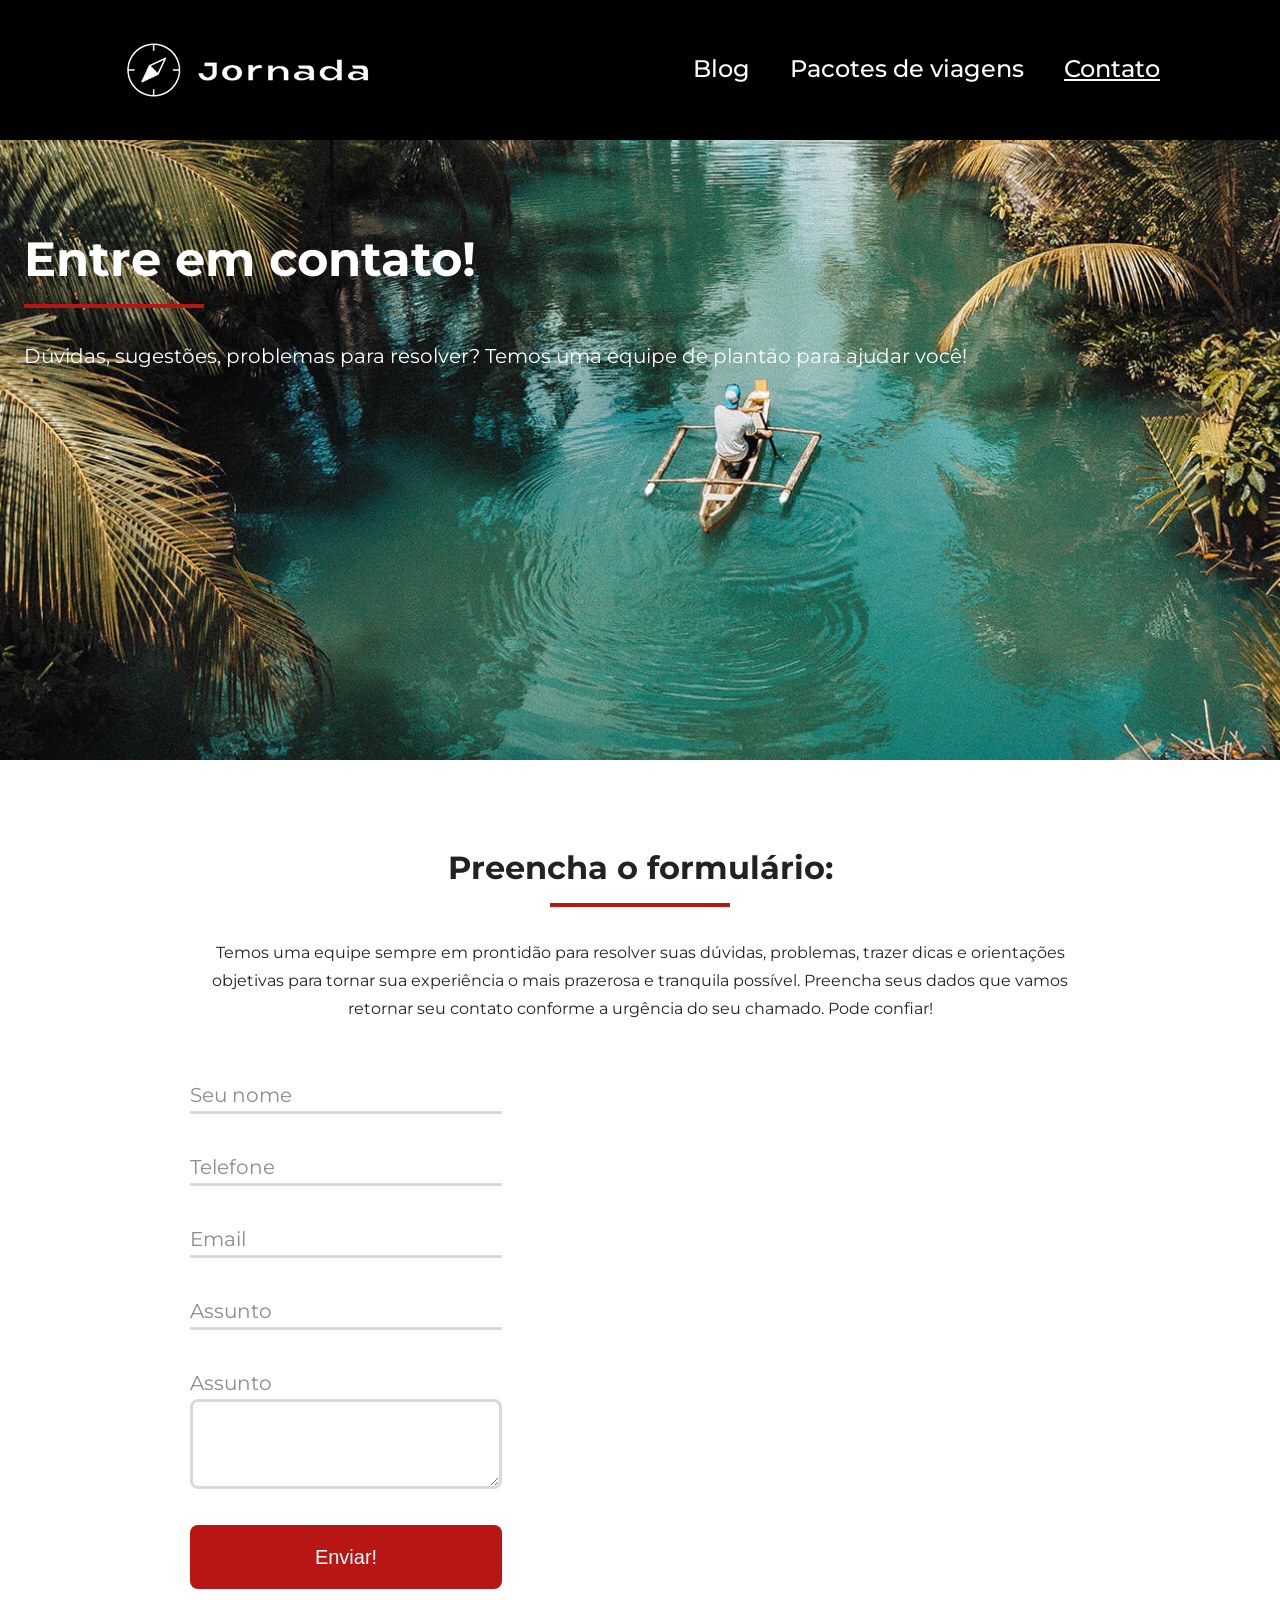
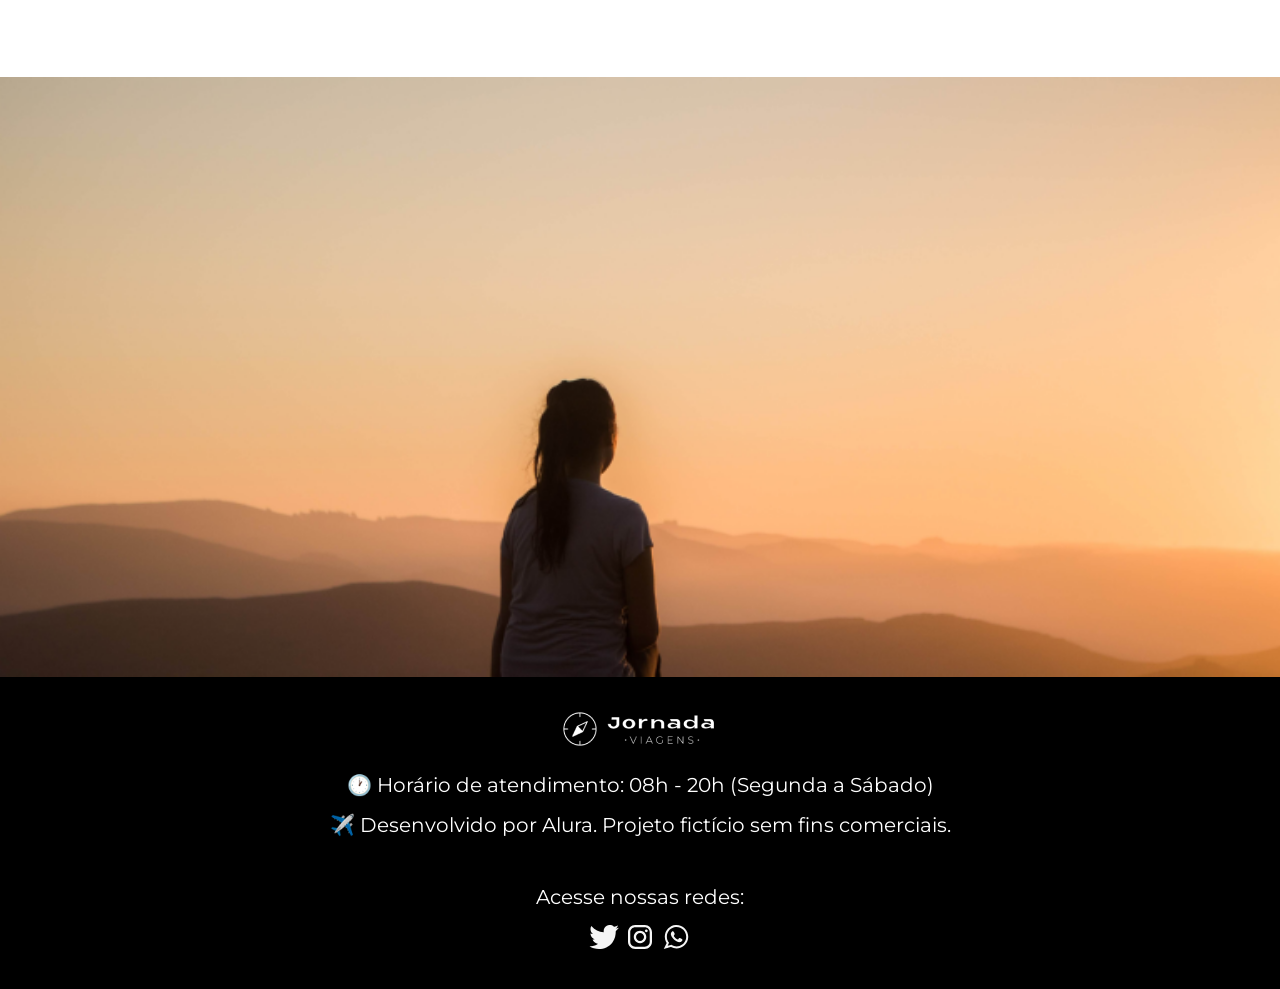
<file: contato.html>
<!doctype html>
<html lang="pt-br">
  <head>
    <meta charset="UTF-8" />
    <meta name="viewport" content="width=device-width, initial-scale=1.0" />
    <meta
      name="description"
      content="Jornada Viagens, uma agência apaixonada por criar viagens inesquecíveis."
    />

    <meta name="og:title" content="Jornada Viagens" />
    <meta
      name="og:description"
      content="Jornada Viagens, uma agência apaixonada por criar viagens inesquecíveis."
    />
    <meta
      name="og:image"
      content="https://glendamello.github.io/jornada-viagens/img/logo-footer.png"
    />
    <meta name="og:type" content="website" />
    <meta
      name="og:url"
      content="https://glendamello.github.io/jornada-viagens"
    />

    <link rel="icon" href="favicon.svg" type="xml/svg" />
    <link rel="stylesheet" href="./css/style.css" />
    <title>Contato</title>
  </head>
  <body>
    <header class="main-header">
      <a class="logo" href="index.html" title="Voltar para a página inicial"
        ><img
          class="img-mobile"
          src="img/bussola-jornada-branca.png"
          alt="Bussola do logo Jornada Viagens na cor branca"
        />
        <img
          class="img-desktop"
          src="img/bussola-texto-jornada-branco.png"
          alt="Logo Jornada Viagens na cor branca"
        />
      </a>
      <div class="navigation-menu">
        <label for="menu">
          <img src="img/menu.png" alt="menu" />
        </label>
        <input type="checkbox" id="menu" hidden />
        <nav>
          <ul class="list-links">
            <li>
              <a href="blog.html" target="_blank" title="Acessar Blog">Blog</a>
            </li>
            <li>
              <a
                href="pacotes.html"
                target="_blank"
                title="Acessar Pacotes de viagem"
                >Pacotes de viagens</a
              >
            </li>
            <li>
              <a
                class="active"
                href="contato.html"
                target="_blank"
                title="Acessar contato"
                >Contato</a
              >
            </li>
          </ul>
        </nav>
      </div>
    </header>
    <section class="contact-travel hero">
      <div class="hero-img">
        <div class="hero-content">
          <h1>Entre em contato!</h1>
          <hr />
          <p>
            Dúvidas, sugestões, problemas para resolver? Temos uma equipe de
            plantão para ajudar você!
          </p>
        </div>
      </div>
    </section>
    <section class="formulario">
      <div class="h2-form section-title">
        <h2>Preencha o formulário:</h2>
        <hr />
      </div>
      <div class="container-form">
        <div class="text-form">
          <p>
            Temos uma equipe sempre em prontidão para resolver suas dúvidas,
            problemas, trazer dicas e orientações objetivas para tornar sua
            experiência o mais prazerosa e tranquila possível. Preencha seus
            dados que vamos retornar seu contato conforme a urgência do seu
            chamado. Pode confiar!
          </p>
        </div>
        <div class="content-form">
          <form action="" method="get">
            <div class="campo-form">
              <label for="name">Seu nome</label><br />
              <input type="text" id="name" name="nome" required />
            </div>
            <div class="campo-form">
              <label for="tel">Telefone</label><br />
              <input type="tel" id="tel" name="telefone" required />
            </div>
            <div class="campo-form">
              <label for="email">Email</label><br />
              <input type="email" id="email" name="email" required />
            </div>
            <div class="campo-form">
              <label for="assunto">Assunto</label><br />
              <input type="text" id="assunto" name="assunto" />
            </div>
            <div class="campo-form">
              <label for="msg">Assunto</label><br />
              <textarea name="mensagem" id="msg"></textarea>
            </div>
            <button class="submit" type="submit">Enviar!</button>
          </form>
        </div>
      </div>
    </section>
    <section class="contact-travel bottom-hero">
      <div class="hero-img"></div>
    </section>
    <footer class="main-footer">
      <div class="footer-content">
        <img src="img/logo-footer.png" alt="Jornada Viagens" />
        <p>
          <span aria-hidden="true">🕐</span>
          Horário de atendimento: 08h - 20h (Segunda a Sábado)
        </p>
        <p>
          <span aria-hidden="true">✈️</span>
          Desenvolvido por Alura. Projeto fictício sem fins comerciais.
        </p>
      </div>
      <div class="footer-social">
        <p>Acesse nossas redes:</p>

        <a
          href="#"
          target="_blank"
          rel="noopener noreferrer"
          aria-label="Acesse o Twitter do Jornada Viagens"
        >
          <img
            src="img/icon-twitter.svg"
            alt="Icone do Twitter na cor branca"
          />
        </a>
        <a
          href="#"
          target="_blank"
          rel="noopener noreferrer"
          aria-label="Acesse o Instagram do Jornada Viagens"
        >
          <img
            src="img/icon-instagram.svg"
            alt="Icone do Instagram na cor branca"
          />
        </a>
        <a
          href="#"
          target="_blank"
          rel="noopener noreferrer"
          aria-label="Entre em contato com o Jornada Viagens pelo WhatsApp"
        >
          <img
            src="img/icon-whatsapp.svg"
            alt="Icone do Whatsapp na cor branca"
          />
        </a>
      </div>
    </footer>
  </body>
</html>
</file>
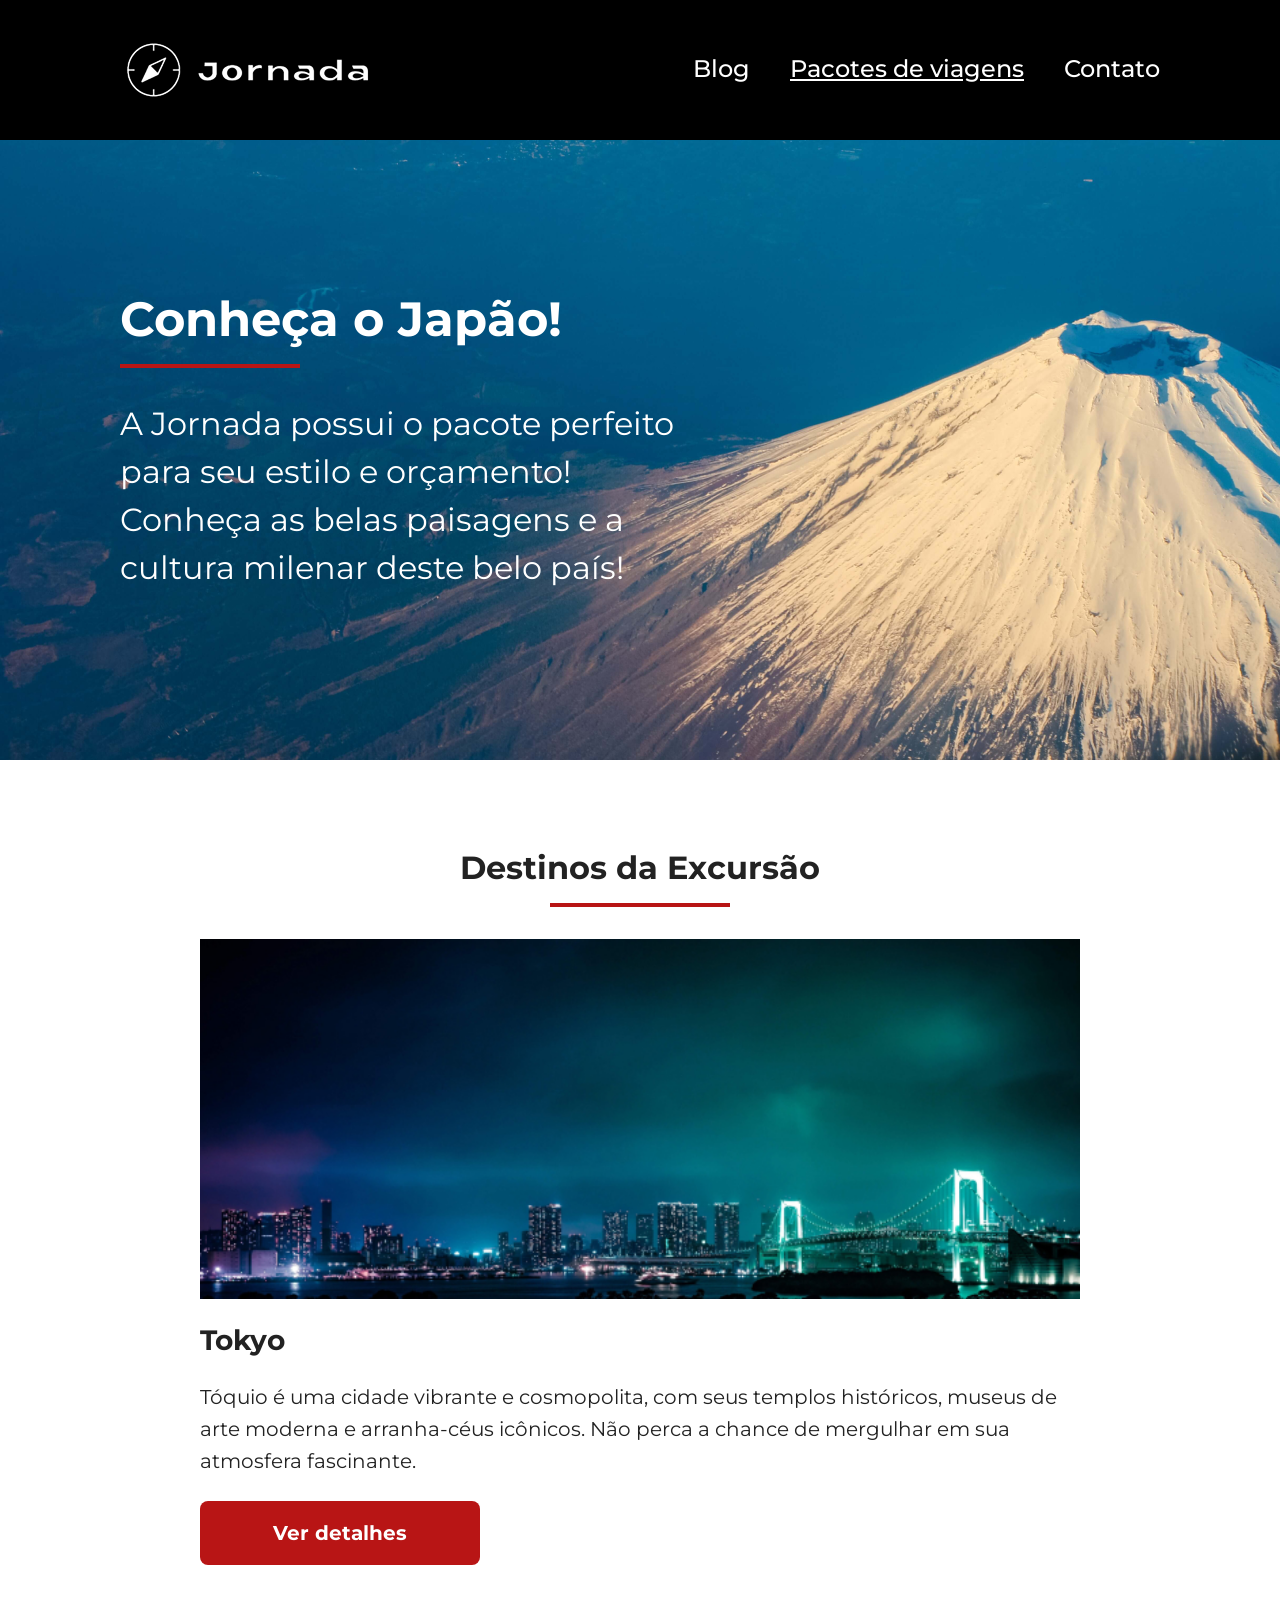
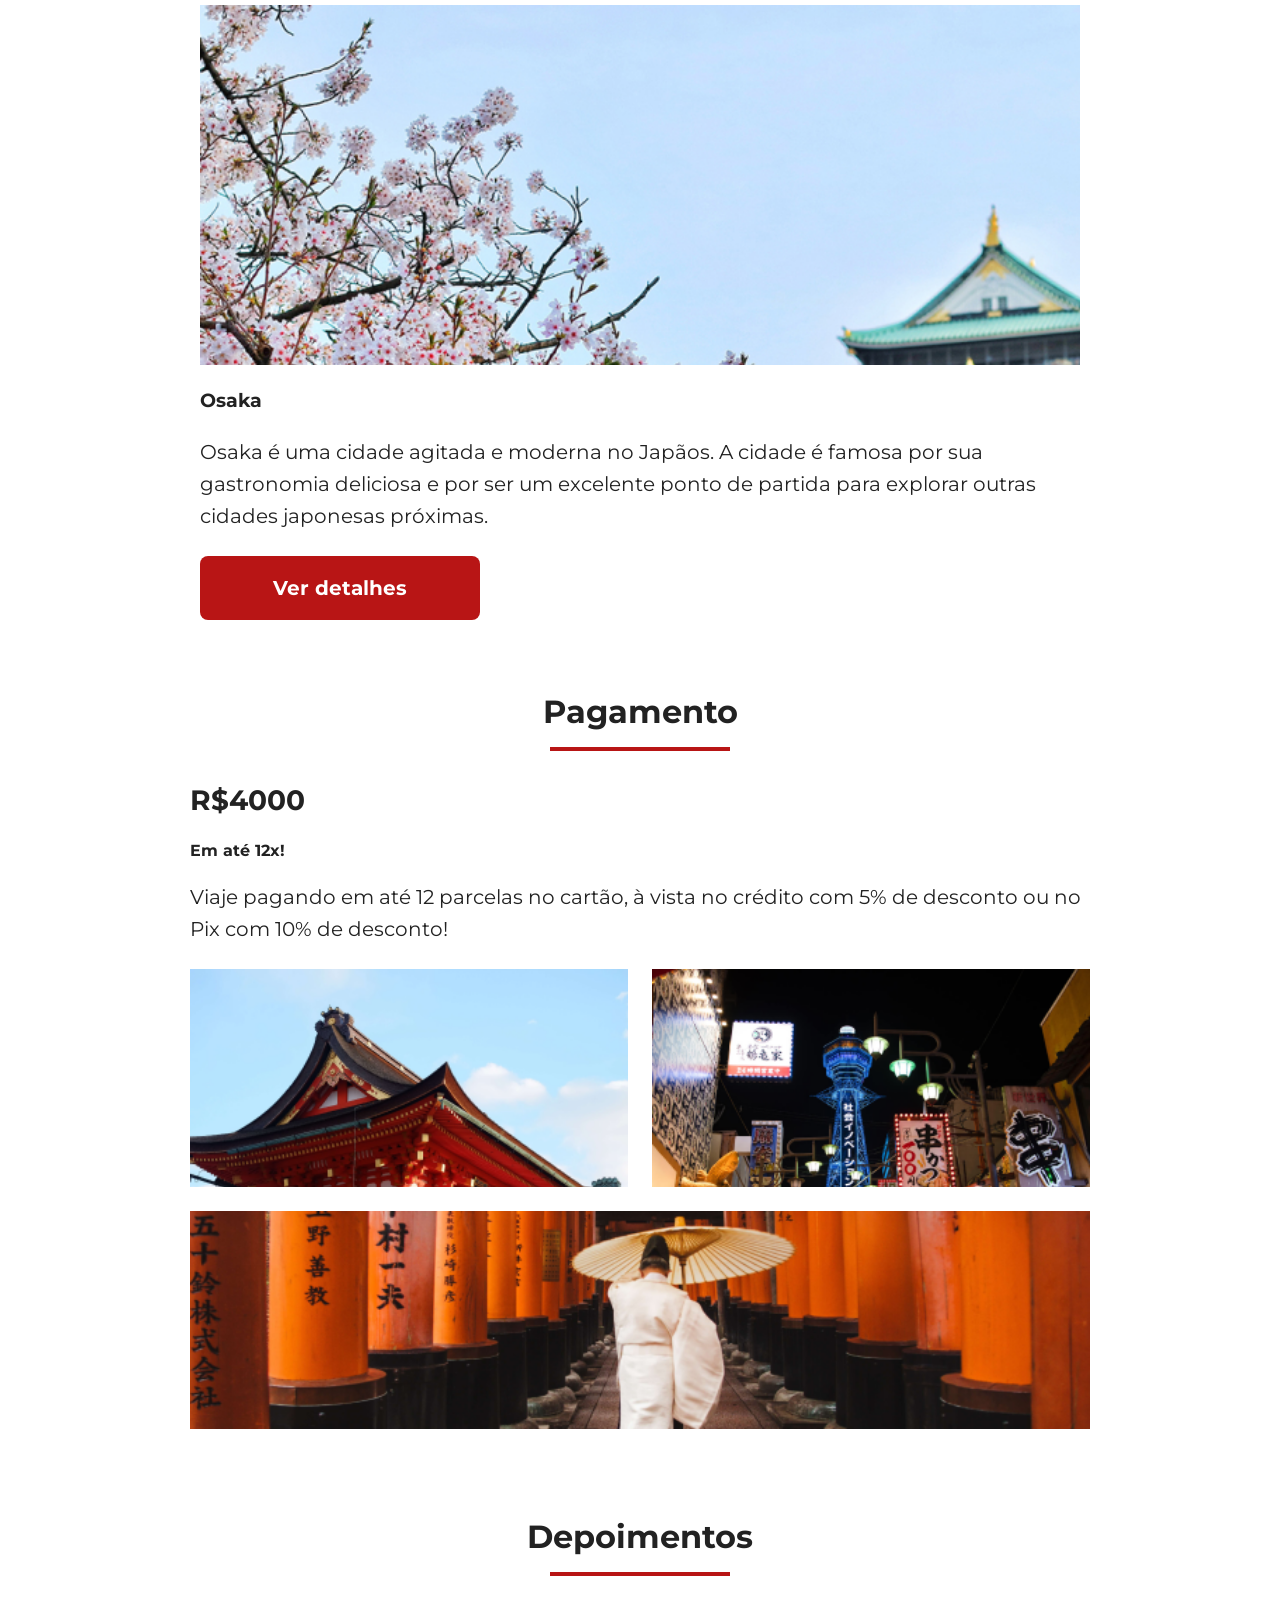
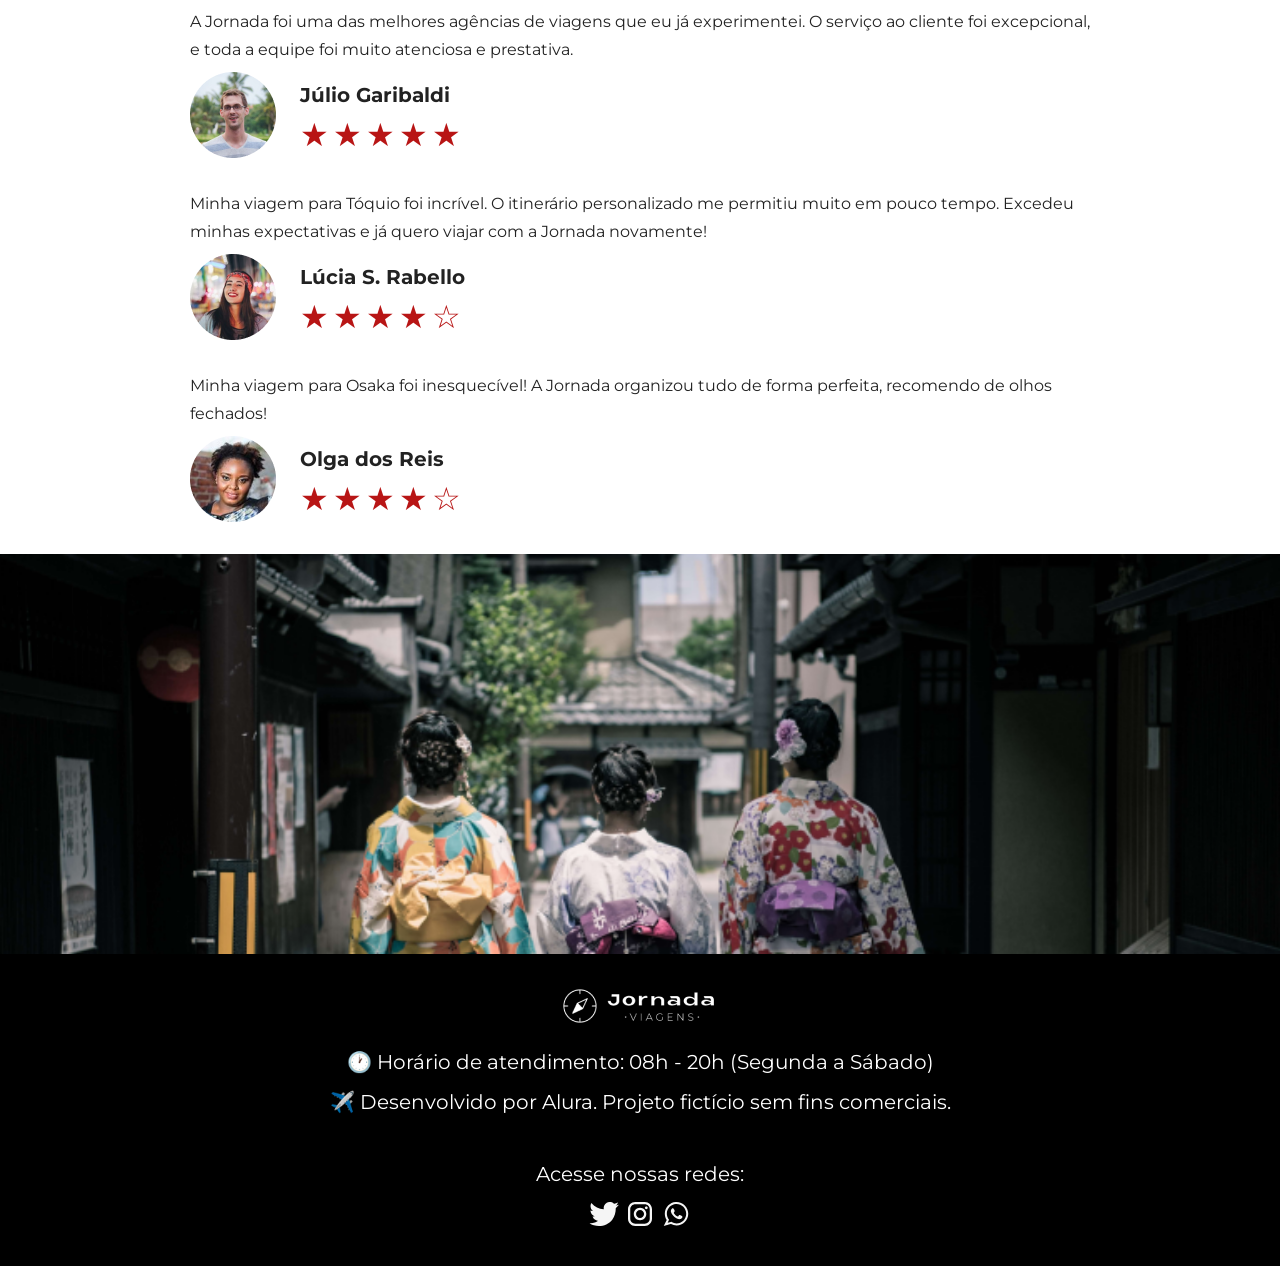
<file: pacotes.html>
<!doctype html>
<html lang="pt-br">
  <head>
    <meta charset="UTF-8" />
    <meta name="viewport" content="width=device-width, initial-scale=1.0" />
    <meta
      name="description"
      content="Jornada Viagens, uma agência apaixonada por criar viagens inesquecíveis."
    />

    <meta name="og:title" content="Jornada Viagens" />
    <meta
      name="og:description"
      content="Jornada Viagens, uma agência apaixonada por criar viagens inesquecíveis."
    />
    <meta
      name="og:image"
      content="https://glendamello.github.io/jornada-viagens/img/logo-footer.png"
    />
    <meta name="og:type" content="website" />
    <meta
      name="og:url"
      content="https://glendamello.github.io/jornada-viagens"
    />

    <link rel="icon" href="favicon.svg" type="xml/svg" />
    <link rel="stylesheet" href="./css/style.css" />
    <title>Pacotes de Viagem</title>
  </head>
  <body>
    <header class="main-header">
      <a class="logo" href="index.html" title="Voltar para a página inicial"
        ><img
          class="img-mobile"
          src="img/bussola-jornada-branca.png"
          alt="Bussola do logo Jornada Viagens na cor branca"
        />
        <img
          class="img-desktop"
          src="img/bussola-texto-jornada-branco.png"
          alt="Logo Jornada Viagens na cor branca"
        />
      </a>
      <div class="navigation-menu">
        <label for="menu">
          <img src="img/menu.png" alt="menu" />
        </label>
        <input type="checkbox" id="menu" hidden />
        <nav>
          <ul class="list-links">
            <li>
              <a href="blog.html" target="_blank" title="Acessar Blog">Blog</a>
            </li>
            <li>
              <a
                class="active"
                href="pacotes.html"
                target="_blank"
                title="Acessar Pacotes de viagem"
                >Pacotes de viagens</a
              >
            </li>
            <li>
              <a href="contato.html" target="_blank" title="Acessar contato"
                >Contato</a
              >
            </li>
          </ul>
        </nav>
      </div>
    </header>
    <section class="travel-packages hero">
      <div class="hero-img">
        <div class="hero-content">
          <h1>Conheça o Japão!</h1>
          <hr />
          <p>
            A Jornada possui o pacote perfeito para seu estilo e orçamento!
            Conheça as belas paisagens e a cultura milenar deste belo país!
          </p>
        </div>
      </div>
    </section>
    <section class="destinations">
      <div class="section-title">
        <h2>Destinos <span>da Excursão</span></h2>
        <hr />
      </div>
      <div class="destinations-items">
        <article class="item">
          <header>
            <div class="img-item tokyo"></div>
            <h3 class="content-title">Tokyo</h3>
          </header>
          <p class="content-text">
            Tóquio é uma cidade vibrante e cosmopolita, com seus templos
            históricos, museus de arte moderna e arranha-céus icônicos. Não
            perca a chance de mergulhar em sua atmosfera fascinante.
          </p>
          <footer>
            <a
              href="#"
              class="button"
              target="_blank"
              title="Veja mais detalhes do destino Tokyo"
              >Ver detalhes</a
            >
          </footer>
        </article>
        <article class="item">
          <header>
            <div class="img-item osaka"></div>
            <h3>Osaka</h3>
          </header>
          <p>
            Osaka é uma cidade agitada e moderna no Japãos. A cidade é famosa
            por sua gastronomia deliciosa e por ser um excelente ponto de
            partida para explorar outras cidades japonesas próximas.
          </p>
          <footer>
            <a
              href="#"
              class="button"
              target="_blank"
              title="Veja mais detalhes do destino Osaka"
              >Ver detalhes</a
            >
          </footer>
        </article>
      </div>
    </section>
    <section class="payments">
      <div class="section-title">
        <h2>Pagamento</h2>
        <hr />
      </div>
      <div class="content-container">
        <div class="text-content">
          <h3 class="content-title">R$4000</h3>
          <h4>Em até 12x!</h4>
          <p class="content-text">
            Viaje pagando em até 12 parcelas no cartão, à vista no crédito com
            5% de desconto ou no Pix com 10% de desconto!
          </p>
        </div>
        <div class="travel-packages image-gallery">
          <div class="image first"></div>
          <div class="image second"></div>
          <div class="image third colspan-2"></div>
        </div>
      </div>
    </section>
    <section class="testimonial">
      <div class="section-title">
        <h2>Depoimentos</h2>
        <hr />
      </div>
      <div class="testimonial-container">
        <article>
          <header>
            <p>
              A Jornada foi uma das melhores agências de viagens que eu já
              experimentei. O serviço ao cliente foi excepcional, e toda a
              equipe foi muito atenciosa e prestativa.
            </p>
          </header>
          <footer>
            <img
              src="/img/avatarjulio.png"
              alt="imagem de perfil da cliente Júlio Garibaldi"
            />
            <div class="profile-content">
              <h3>Júlio Garibaldi</h3>
              <div class="rating">
                <span class="star">★</span>
                <span class="star">★</span>
                <span class="star">★</span>
                <span class="star">★</span>
                <span class="star">★</span>
              </div>
            </div>
          </footer>
        </article>
        <article>
          <header>
            <p>
              Minha viagem para Tóquio foi incrível. O itinerário personalizado
              me permitiu muito em pouco tempo. Excedeu minhas expectativas e já
              quero viajar com a Jornada novamente!
            </p>
          </header>
          <footer>
            <img
              src="/img/avatarlucia.png"
              alt="imagem de perfil do cliente Lúcia S. Rabello"
            />
            <div class="profile-content">
              <h3>Lúcia S. Rabello</h3>
              <div class="rating">
                <span class="star">★</span>
                <span class="star">★</span>
                <span class="star">★</span>
                <span class="star">★</span>
                <span class="star">☆</span>
              </div>
            </div>
          </footer>
        </article>
        <article>
          <header>
            <p>
              Minha viagem para Osaka foi inesquecível! A Jornada organizou tudo de forma perfeita, recomendo de olhos fechados!
            </p>
          </header>
          <footer>
            <img
              src="/img/avatarolga.png"
              alt="imagem de perfil do cliente Olga dos Reis"
            />
            <div class="profile-content">
              <h3>Olga dos Reis</h3>
              <div class="rating">
                <span class="star">★</span>
                <span class="star">★</span>
                <span class="star">★</span>
                <span class="star">★</span>
                <span class="star">☆</span>
              </div>
            </div>
          </footer>
        </article>
      </div>
    </section>
    <section class="travel-packages bottom-hero">
      <div class="hero-img"></div>
    </section>
    <footer class="main-footer">
      <div class="footer-content">
        <img src="img/logo-footer.png" alt="Jornada Viagens" />
        <p>
          <span aria-hidden="true">🕐</span>
          Horário de atendimento: 08h - 20h (Segunda a Sábado)
        </p>
        <p>
          <span aria-hidden="true">✈️</span>
          Desenvolvido por Alura. Projeto fictício sem fins comerciais.
        </p>
      </div>
      <div class="footer-social">
        <p>Acesse nossas redes:</p>

        <a
          href="#"
          target="_blank"
          rel="noopener noreferrer"
          aria-label="Acesse o Twitter do Jornada Viagens"
        >
          <img
            src="img/icon-twitter.svg"
            alt="Icone do Twitter na cor branca"
          />
        </a>
        <a
          href="#"
          target="_blank"
          rel="noopener noreferrer"
          aria-label="Acesse o Instagram do Jornada Viagens"
        >
          <img
            src="img/icon-instagram.svg"
            alt="Icone do Instagram na cor branca"
          />
        </a>
        <a
          href="#"
          target="_blank"
          rel="noopener noreferrer"
          aria-label="Entre em contato com o Jornada Viagens pelo WhatsApp"
        >
          <img
            src="img/icon-whatsapp.svg"
            alt="Icone do Whatsapp na cor branca"
          />
        </a>
      </div>
    </footer>
  </body>
</html>
</file>
<file: css/style.css>
@import url(global.css);
@import url(header.css);
@import url(hero.css);
@import url(offers.css);
@import url(categories.css);
@import url(destinations.css);
@import url(payments.css);
@import url(testimonials.css);
@import url(footer.css);
@import url(form.css);
</file>
